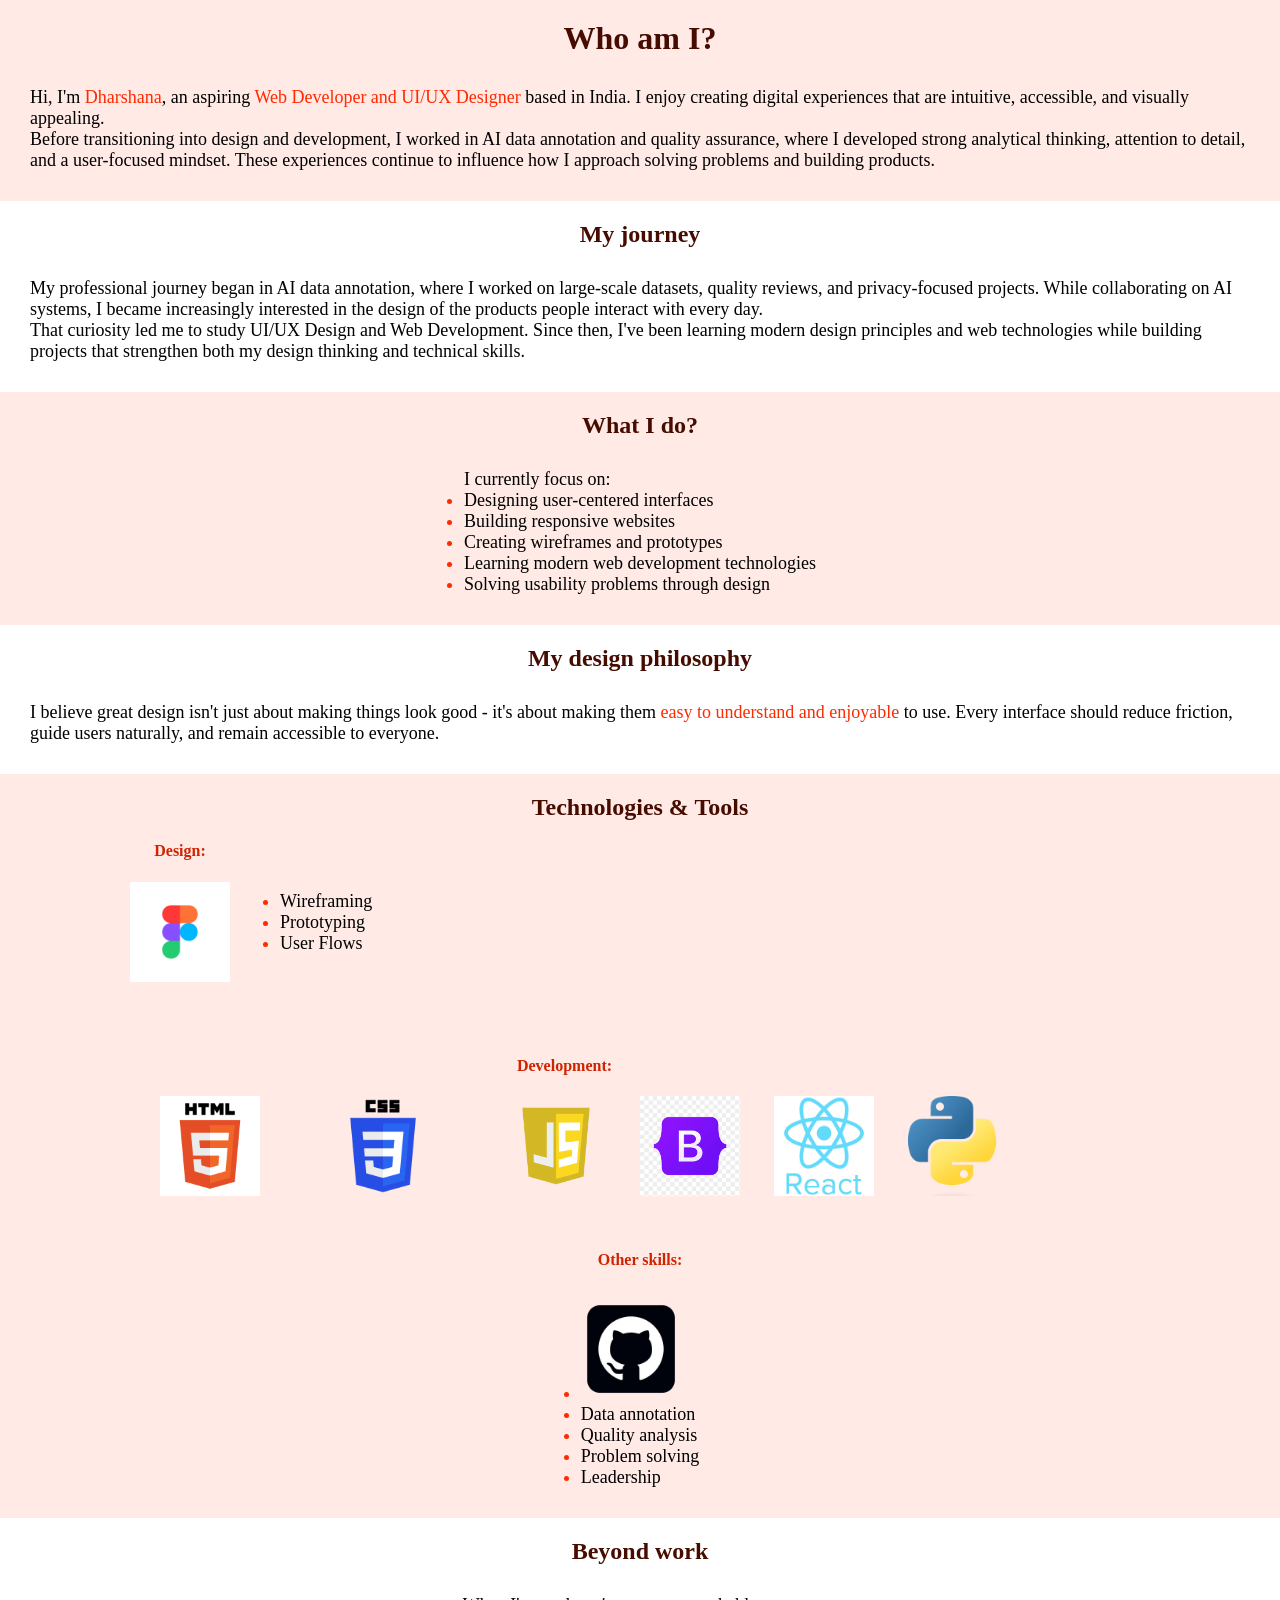
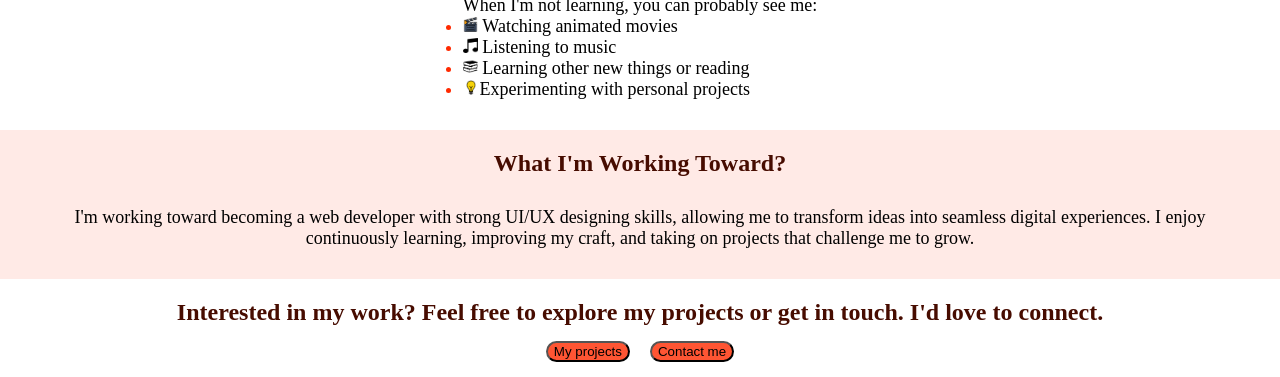
<file: about_me.html>
<!DOCTYPE html>
<html lang="en">
<head>
    <meta charset="UTF-8">
    <meta name="viewport" content="width=device-width, initial-scale=1.0">
    <title>About me</title>
    <link rel="stylesheet" href="./style.css"/>
</head>
<body>
    <div class="container-fluid introduction">
        <h1>Who am I?</h1>
        <p class="introduction-text">Hi, I'm <span class="name-job">Dharshana</span>, an aspiring <span class="name-job"> Web Developer and UI/UX Designer</span> based in India. I enjoy creating digital experiences that are intuitive, accessible, and visually appealing.<br>
            Before transitioning into design and development, I worked in AI data annotation and quality assurance, where I developed strong analytical thinking, attention to detail, and a user-focused mindset. These experiences continue to influence how I approach solving problems and building products.</p>
    </div>
    <div class="container-fluid my-journey">
        <h2>My journey</h2>
        <p class="journey-text">My professional journey began in AI data annotation, where I worked on large-scale datasets, quality reviews, and privacy-focused projects. While collaborating on AI systems, I became increasingly interested in the design of the products people interact with every day.<br>
            That curiosity led me to study UI/UX Design and Web Development. Since then, I've been learning modern design principles and web technologies while building projects that strengthen both my design thinking and technical skills.</p>
    </div>
    <div class="container-fluid doing">
        <h2>What I do?</h2>
        <ul>
            I currently focus on:
            <li>Designing user-centered interfaces</li>
            <li>Building responsive websites</li>
            <li>Creating wireframes and prototypes</li>
            <li>Learning modern web development technologies</li>
            <li>Solving usability problems through design</li>
        </ul>
    </div>
    <div class="container-fluid philosophy">
        <h2>My design philosophy</h2>
        <p class="journey-text">I believe great design isn't just about making things look good - it's about making them <span class="name-job">easy to understand and enjoyable</span> to use. Every interface should reduce friction, guide users naturally, and remain accessible to everyone.</p>
    </div>
    <div class="container-fluid doing">
        <h2>Technologies & Tools</h2>
        <div class="tools-tech">
            <div class="tools">
                <h4>Design:</h4>
                <img src="./logo images/figma logo.png" alt="figma logo" height="100px"/>
            </div>
            <div class="skills">
                <ul>
                    <li>Wireframing</li>
                    <li>Prototyping</li>
                    <li>User Flows</li>
                </ul>
            </div>
            <div class="tools">
                <h4>Development:</h4>
                <img src="./logo images/html new.png" alt="html logo" height="100px" class="boots"/>
                <img src="./logo images/css logo.png" alt="css logo" height="100px" class="boots"/>
                <img src="./logo images/javascript-logo-javascript-icon-transparent-free-png.webp" alt="javascript logo" height="100px" class="boots"/>
                <img src="./logo images/bootstrap new.png" alt="bootstrap logo" height="100px" class="boots"/>
                <img src="./logo images/react.png" alt="react logo" height="100px" class="boots"/>
                <img src="./logo images/Python-logo.png" alt="python logo" height="100px" class="boots"/>
            </div>
        </div>
        <div>
            <h4 class="other">Other skills:</h4>
            <ul>
                <li><img src="./logo images/github new.webp" alt="github logo" height="100px"/></li>
                <li>Data annotation</li>
                <li>Quality analysis</li>
                <li>Problem solving</li>
                <li>Leadership</li>
            </ul>   
        </div>
    </div>
    <div class="container-fluid hobbies">
        <h2>Beyond work</h2>
        <ul>
            When I'm not learning, you can probably see me:
            <li><img src="./icons/movie icon.png" alt="clapboard icon" height="15px"/> Watching animated movies</li>
            <li><img src="./icons/music.png" alt="music note icon" height="15px"/> Listening to music</li>
            <li><img src="./icons/books.png" alt="books icon" height="15px"/> Learning other new things or reading</li>
            <li><img src="./icons/bulb.png" alt="bulb icon" height="15px"/>Experimenting with personal projects</li>
        </ul>
    </div>
    <div class="container-fluid doing">
        <h2>What I'm Working Toward?</h2>
        <p class="journey-text">I'm working toward becoming a web developer with strong UI/UX designing skills, allowing me to transform ideas into seamless digital experiences. I enjoy continuously learning, improving my craft, and taking on projects that challenge me to grow.</p>
    </div>
    <div class="container-fluid CTA"> 
        <h2>Interested in my work? Feel free to explore my projects or get in touch. I'd love to connect.</h2>
        <div class="next-pages">
            <button class="btn rounded-pill px-3" type="button">My projects</button>
            <button class="btn rounded-pill px-3" type="button">Contact me</button>
        </div>
    </div>
</body>
</html>
</file>
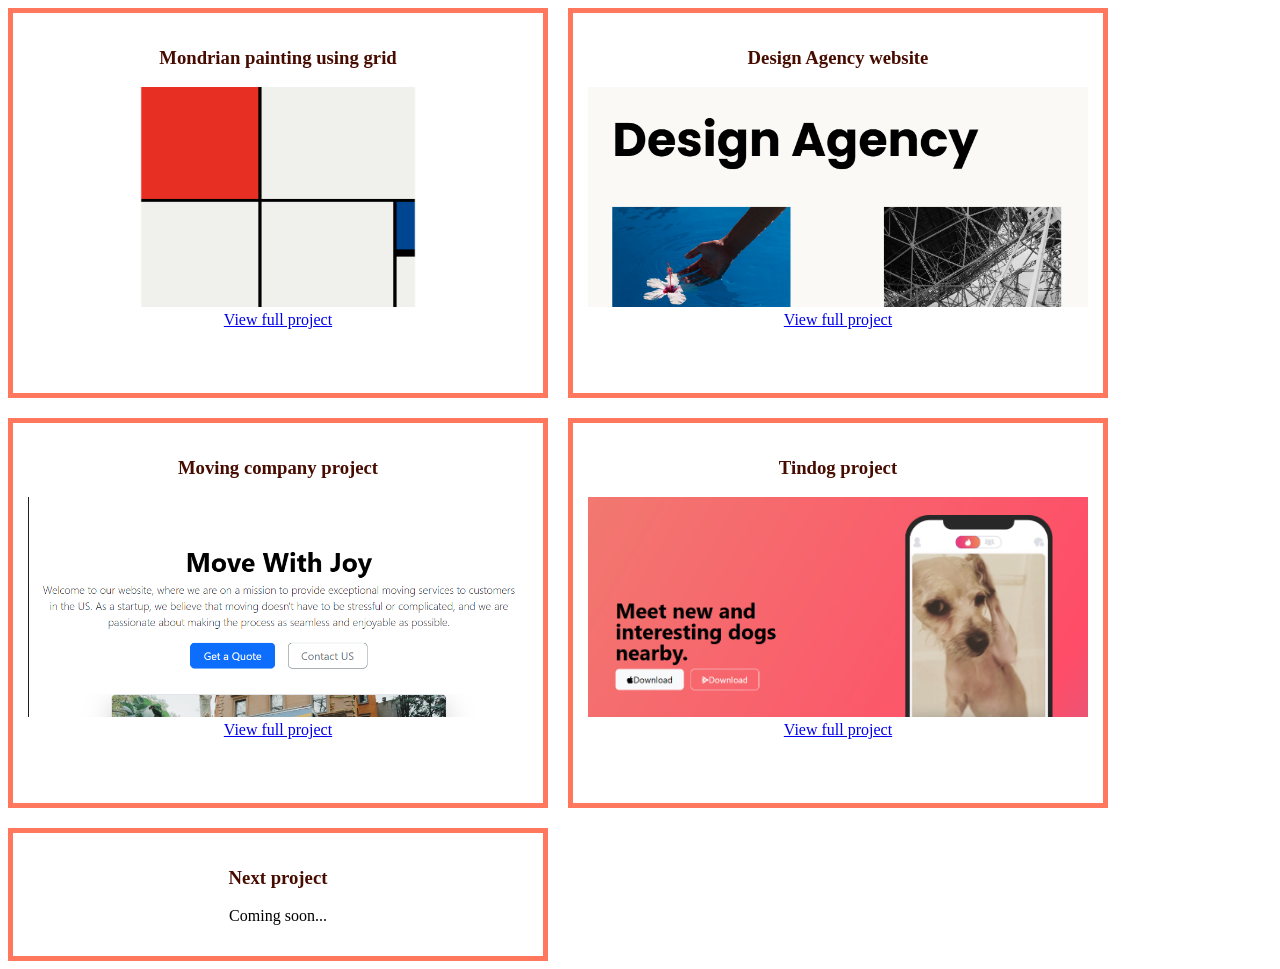
<file: projects.html>
<!DOCTYPE html>
<html lang="en">
<head>
    <meta charset="UTF-8">
    <meta name="viewport" content="width=device-width, initial-scale=1.0">
    <title>Projects</title>
    <style>
        .images{
            display: flex;
            flex-direction: row;
            flex-wrap: wrap;
            gap: 20px;
        }
        .boxes{
            border: 5px solid #FF775C;
            flex: 1 1 450px;
            max-width: 500px;
            height: 350px;
            padding: 15px;
        }
        .boxes img{
            width: 100%;
            height: 220px;
            object-fit: cover;
        }
        h3{
            color: #470C00;
            text-align: center;
        }
        .last{
            height: auto;
        }
        .anchor{
            text-align: center;
        }
    </style>
</head>
<body>
    <div class="container-fluid images">
        <div class="boxes">
            <h3>Mondrian painting using grid </h3>
                <img src="./Project_screenshots/Mondrian Project.png" alt="Mondrian painting image"/>
                <div class="anchor"><a href="/dharshana-portfolio/10.3+Mondrian+Project/10.3%20Mondrian%20Project/painting.html">View full project</a></div>
        </div>
        <div class="boxes">
            <h3>Design Agency website</h3>
            <img src="./Project_screenshots/Web development agency project.png" alt="screenshot of a web development agency webpage"/>
            <div class="anchor"><a href="./8.4+Web+Design+Agency+Project/8.4%20Web%20Design%20Agency%20Project/webdesign.html">View full project</a></div>
        </div>
        <div class="boxes">
            <h3>
                Moving company project
            </h3>
            <img src="./Project_screenshots/Moving agency website project.png" alt="screenshot of a moving agency website"/>
            <div class="anchor"><a href="./11.2+Bootstrap+Components/11.2%20Bootstrap%20Components/movingagency.html">View full project</a></div>
        </div>
        <div class="boxes">
            <h3>Tindog project</h3>
            <img src="./Project_screenshots/Tindog project.png" alt="screenshot of tindog project webpage"/>
            <div class="anchor"><a href="./11.3+TinDog+Project/11.3%20TinDog%20Project/tindog.html">View full project</a></div>
        </div>
        <div class="boxes last">
            <h3>Next project</h3>
            <div class="anchor"><p>Coming soon...</p></div>
        </div>
        
    </div>
    
</body>
</html>
</file>
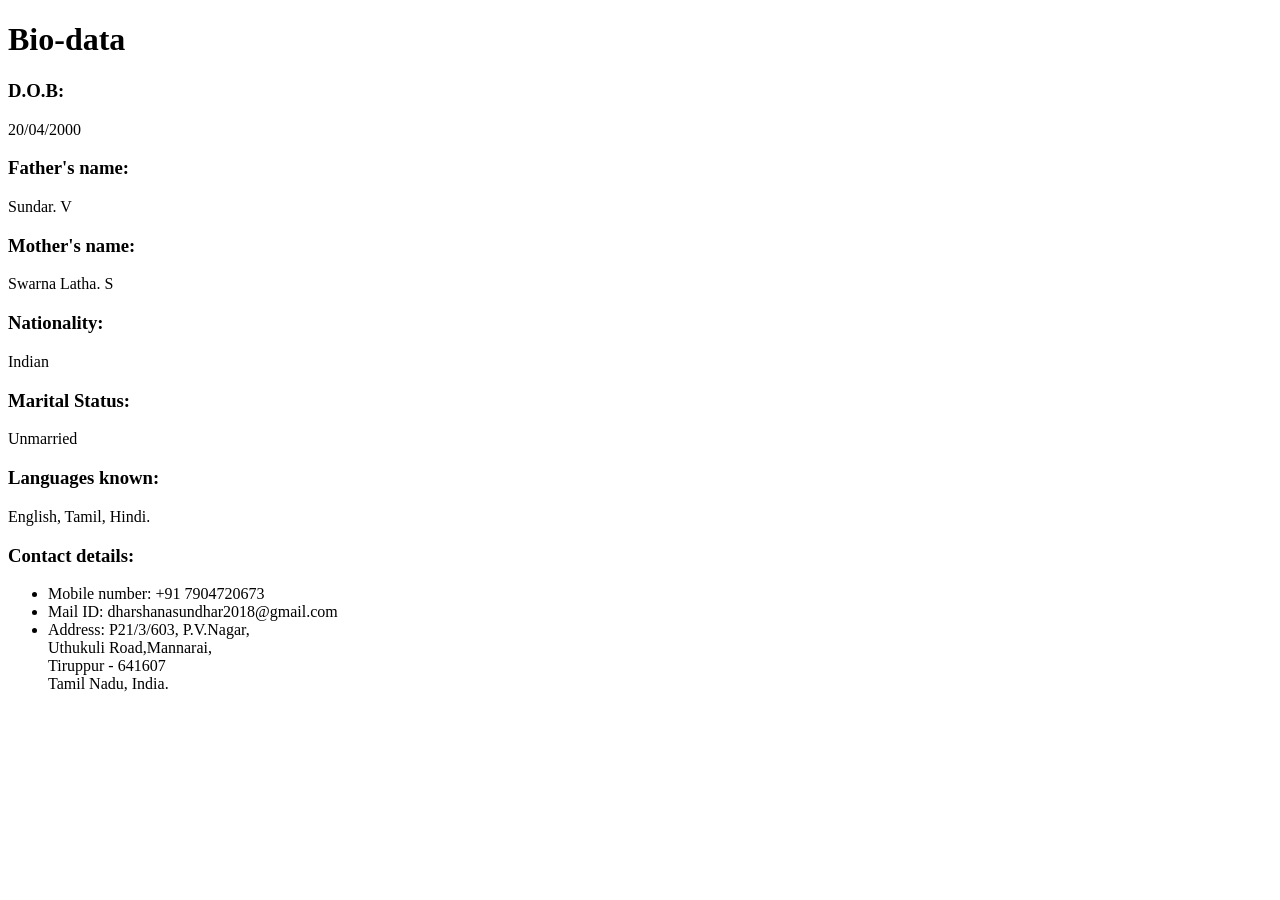
<file: Capstone 1/bio-data.html>
<!DOCTYPE html>
<html lang="en">
<head>
    <meta charset="UTF-8">
    <meta name="viewport" content="width=device-width, initial-scale=1.0">
    <title>Bio-data - Dharshana</title>
</head>
<body>
    <h1>Bio-data</h1>
    <h3>D.O.B:</h3> 20/04/2000
    <h3>Father's name:</h3> Sundar. V
    <h3>Mother's name:</h3> Swarna Latha. S
    <h3>Nationality:</h3> Indian
    <h3>Marital Status:</h3> Unmarried
    <h3>Languages known:</h3> English, Tamil, Hindi.
    <h3>Contact details:</h3>
    <ul>
        <li>Mobile number: +91 7904720673</li>
        <li>Mail ID: dharshanasundhar2018@gmail.com</li>
        <li>
            Address: P21/3/603, P.V.Nagar,<br/> Uthukuli Road,Mannarai,<br/> Tiruppur - 641607<br/> Tamil Nadu, India.
        </li>
    </ul>
</body>
</html>
</file>
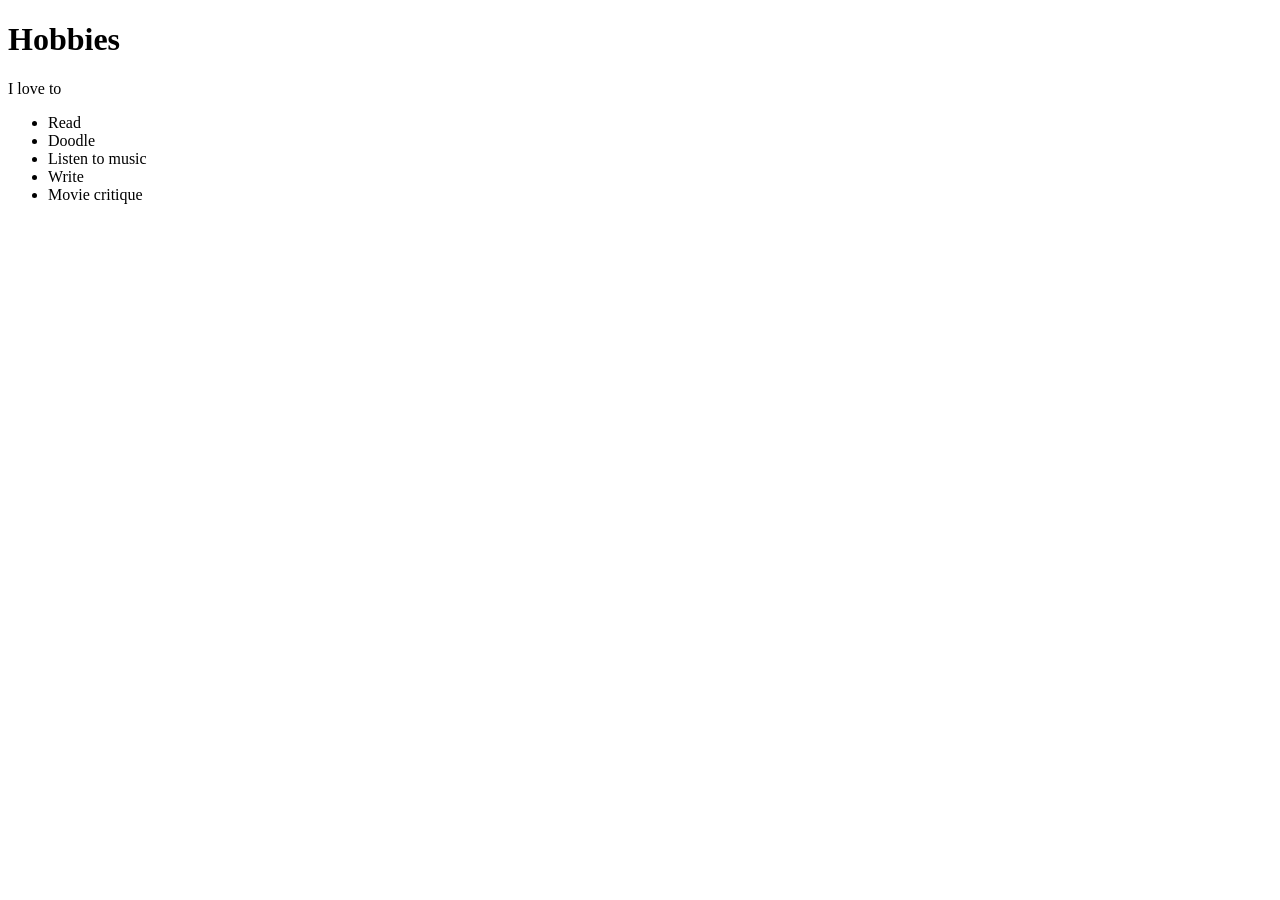
<file: Capstone 1/Hobbies.html>
<!DOCTYPE html>
<html lang="en">
<head>
    <meta charset="UTF-8">
    <meta name="viewport" content="width=device-width, initial-scale=1.0">
    <title>Hobbies</title>
</head>
<body>
    <h1>Hobbies</h1>
    I love to <ul>
        <li>Read</li>
        <li>Doodle</li>
        <li>Listen to music</li>
        <li>Write</li>
        <li>Movie critique</li>
    </ul>  
</body>
</html>
</file>
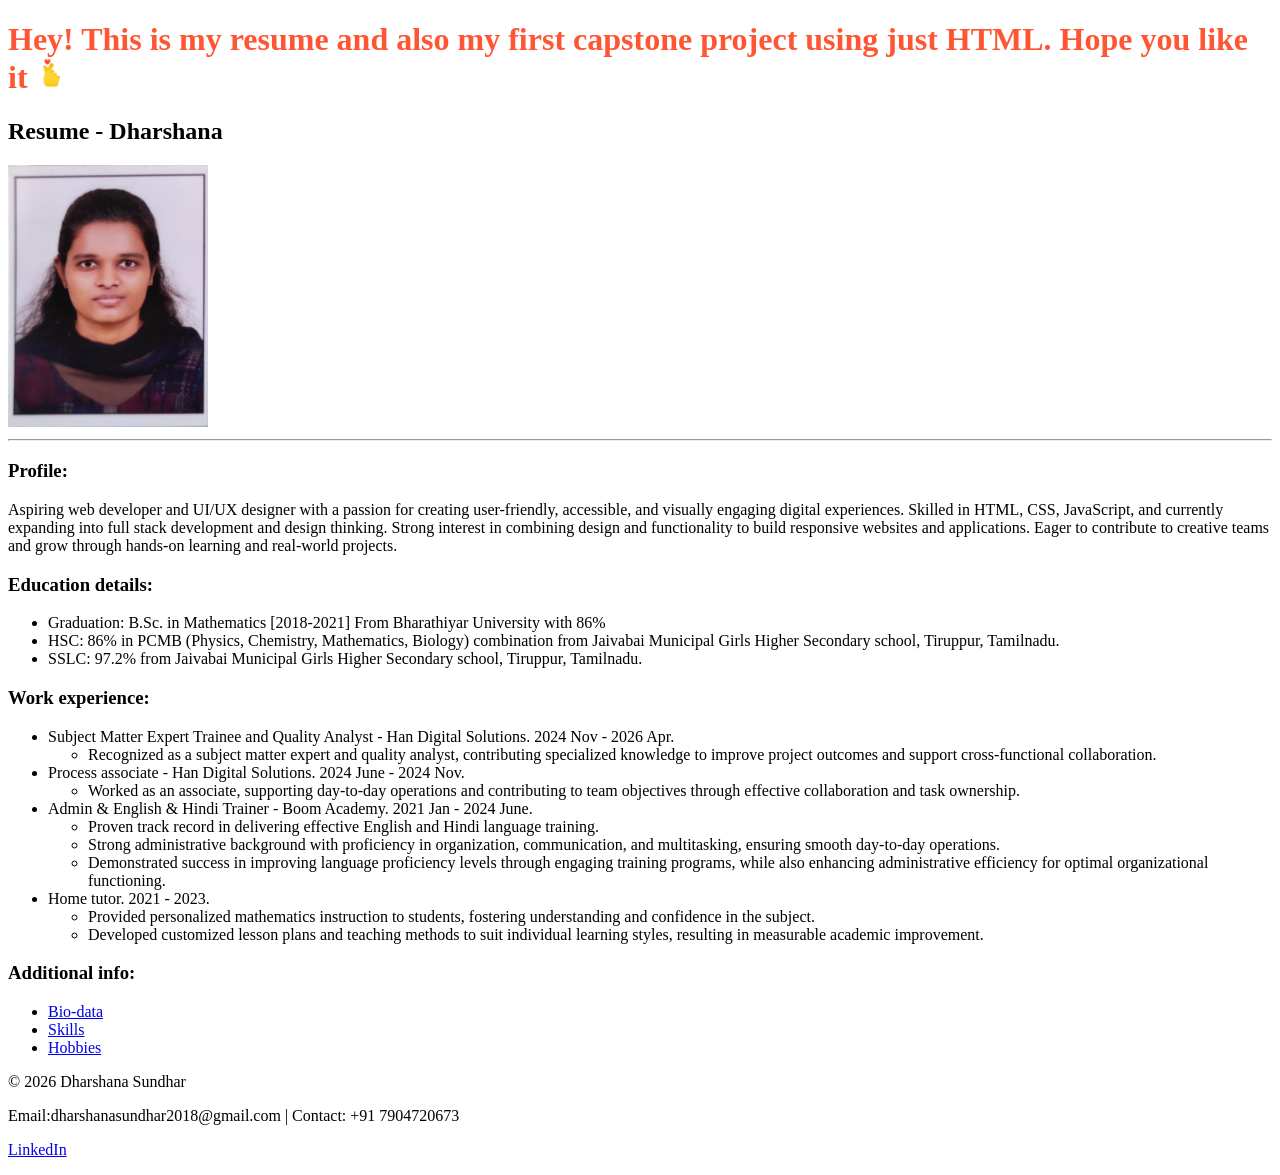
<file: Capstone 1/resume.html>
<!DOCTYPE html>
<html lang="en">
<head>
    <meta charset="UTF-8">
    <meta name="viewport" content="width=device-width, initial-scale=1.0">
    <title>My Resume</title>
    <style>
        h1{
            color: #FF5533;
        }
    </style>
</head>
<body>
    <h1>Hey! This is my resume and also my first capstone project using just HTML. Hope you like it <img src="../icons/hand heart.jpg" alt="hand heart emoji icon" height="30px"/></h1>
    <h2>Resume - Dharshana</h2>
    <img src="./Dharshana - passport photo_1.jpg" width="200"/>
    <hr/>
    <h3>Profile:</h3>
    <p>Aspiring web developer and UI/UX designer with a passion for creating user-friendly, accessible, and visually engaging digital experiences. Skilled in HTML, CSS, JavaScript, and currently expanding into full stack development and design thinking. Strong interest in combining design and functionality to build responsive websites and applications. Eager to contribute to creative teams and grow through hands-on learning and real-world projects.</p>
    <h3>Education details:</h3>
    <ul>
        <li>Graduation:
            B.Sc. in Mathematics [2018-2021]
            From Bharathiyar University with 86%
        </li>
        <li>HSC:
            86% in PCMB (Physics, Chemistry, Mathematics, Biology) combination from Jaivabai Municipal Girls Higher Secondary school, Tiruppur, Tamilnadu.
        </li>
        <li>SSLC:
            97.2% from Jaivabai Municipal Girls Higher Secondary school, Tiruppur, Tamilnadu.
        </li>
    </ul>
    <h3>Work experience:</h3>
    <ul>
        <li>Subject Matter Expert Trainee and Quality Analyst - Han Digital Solutions.
            2024 Nov - 2026 Apr.
            <ul>
                <li>Recognized as a subject matter expert and quality analyst, contributing specialized knowledge to improve project outcomes and support cross-functional collaboration.</li>
            </ul>
        </li>
        <li>Process associate - Han Digital Solutions.
            2024 June - 2024 Nov.
            <ul>
                <li>Worked as an associate, supporting day-to-day operations and contributing to team objectives through effective collaboration and task ownership.</li>
            </ul>
        </li>
        <li>Admin & English & Hindi Trainer - Boom Academy.
            2021 Jan - 2024 June.
            <ul>
                <li> Proven track record in delivering effective English and Hindi language training.</li>
                <li> Strong administrative background with proficiency in organization, communication, and multitasking, ensuring smooth day-to-day operations.</li>
                <li> Demonstrated success in improving language proficiency levels through engaging training programs, while also enhancing administrative efficiency for optimal organizational functioning.</li>
            </ul>
        </li>
        <li>Home tutor.
            2021 - 2023.
            <ul>
                <li>Provided personalized mathematics instruction to students, fostering understanding and confidence in the subject.</li>
                <li>Developed customized lesson plans and teaching methods to suit individual learning styles, resulting in measurable academic improvement.</li>
            </ul>
        </li>
    </ul>
    <h3>Additional info:</h3>
    <ul>
        <li><a href="./bio-data.html">Bio-data</a></li>
        <li><a href="./Skills.html">Skills</a></li>
        <li><a href="./Hobbies.html">Hobbies</a></li>
    </ul>
    <footer>
        <p>© 2026 Dharshana Sundhar</p>
        <p>Email:dharshanasundhar2018@gmail.com | Contact: +91 7904720673</p>
        <p><a href="linkedin.com/in/dharshana-sundhar-8a00b6382">LinkedIn</a></p>
    </footer>
    


</body>
</html>
</file>
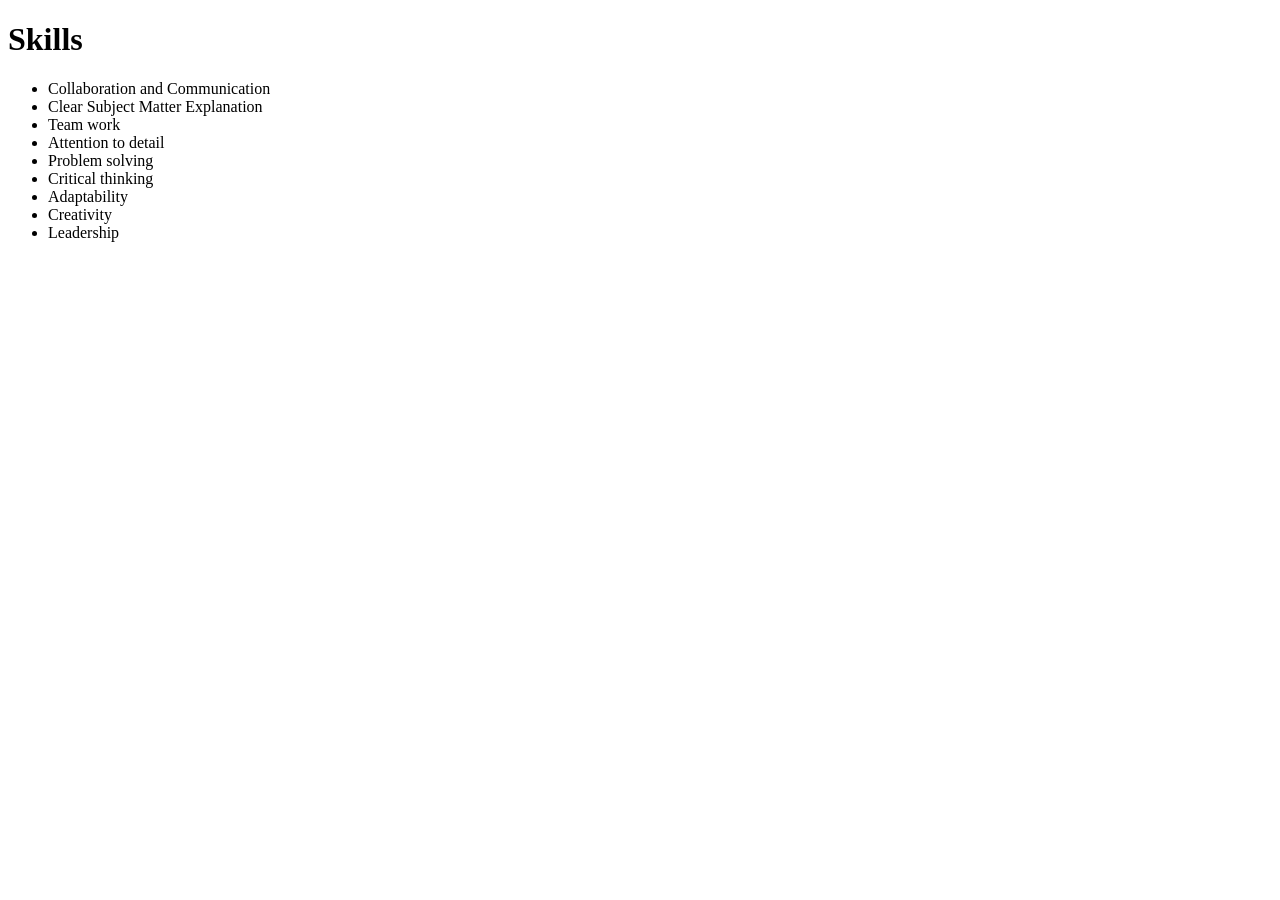
<file: Capstone 1/Skills.html>
<!DOCTYPE html>
<html lang="en">
<head>
    <meta charset="UTF-8">
    <meta name="viewport" content="width=device-width, initial-scale=1.0">
    <title>Skills</title>
</head>
<body>
    <h1>Skills</h1>
    <ul>
        <li>Collaboration and Communication</li>
        <li>Clear Subject Matter Explanation</li>
        <li>Team work</li>
        <li>Attention to detail</li>
        <li>Problem solving</li>
        <li>Critical thinking</li>
        <li>Adaptability</li>
        <li>Creativity</li>
        <li>Leadership</li>
    </ul>
</body>
</html>
</file>
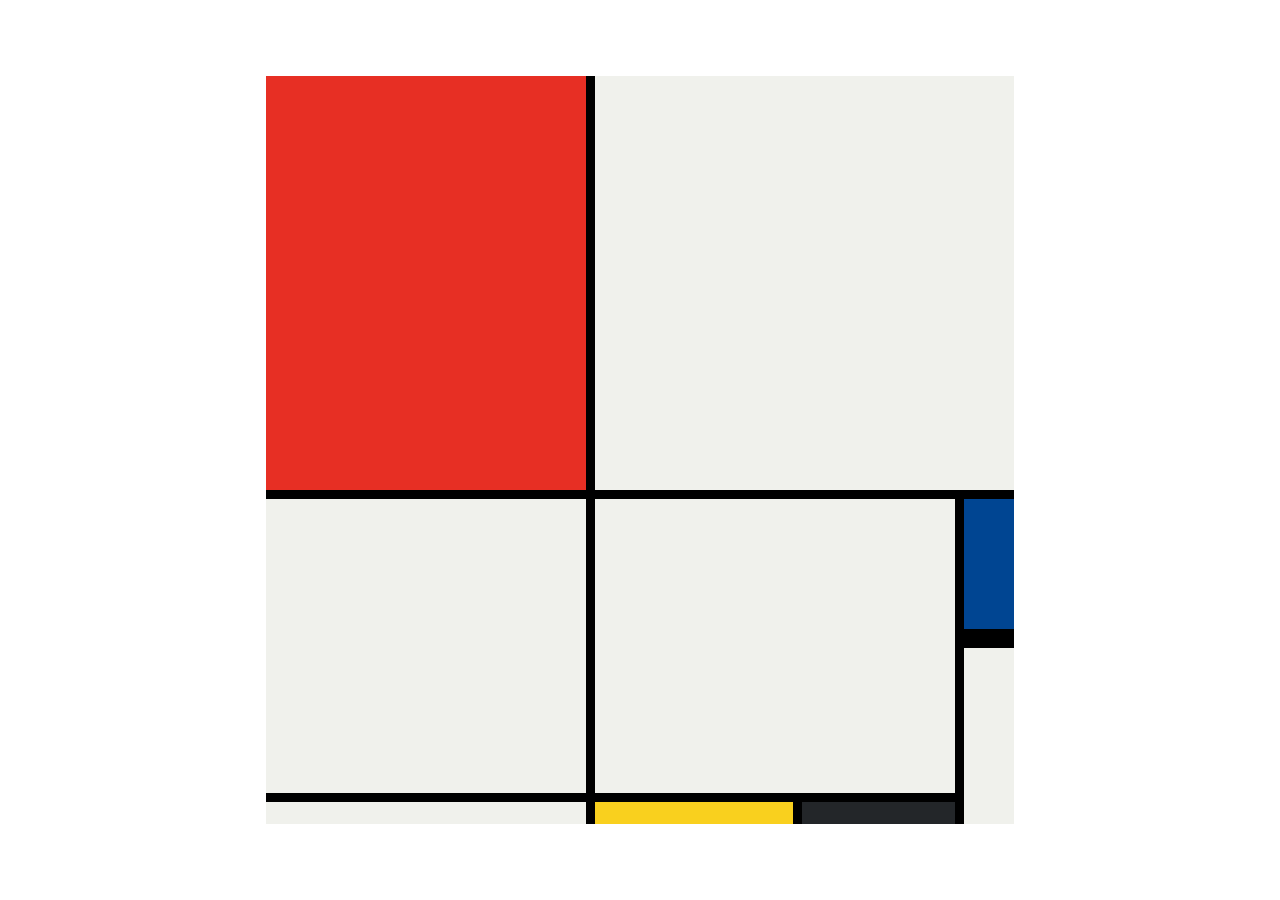
<file: 10.3+Mondrian+Project/10.3 Mondrian Project/painting.html>
<!DOCTYPE html>
<html lang="en">

<head>
  <meta charset="UTF-8">
  <meta name="viewport" content="width=device-width, initial-scale=1.0">
  <title>Mondrian Project</title>
  <style>
    body {
      display: flex;
      height: 100vh;
      justify-content: center;
      align-items: center;
      padding: 0;
      margin: 0;
    }
    .container {
      display: grid;
      width: 748px;
      height: 748px;
      grid-template-rows: 414px 130px 155px 22px;
      grid-template-columns: 320px 198px 153px 50px;
      gap: 9px;
      background-color: #000;
    }
    .red {
      background-color: #E72F24;
    }
    .grey1 {
      background-color: #F0F1EC;
      grid-column: span 3;
    }
    .grey2 {
      background-color: #F0F1EC;
      grid-row: span 2;
    }
    .grey3 {
      background-color: #F0F1EC;
      grid-area: 2/2/4/4;
    }
    .blue {
      background-color: #004592;
    }
    .grey4 {
      background-color: #F0F1EC;
      grid-row: span 2;
      border-top: 10px solid #000;
    }
    .grey5 {
      background-color: #F0F1EC;
    }
    .yellow {
      background-color: #F9D01E;
    }
    .black {
      background-color: #232629;
    }
  </style>
</head>

<body>
  <div class="container">
    <div class="red"></div>
    <div class="grey1"></div>
    <div class="grey2"></div>
    <div class="grey3"></div>
    <div class="blue"></div>
    <div class="grey4"></div>
    <div class="grey5"></div>
    <div class="yellow"></div>
    <div class="black"></div>
  </div>
</body>

</html>
</file>
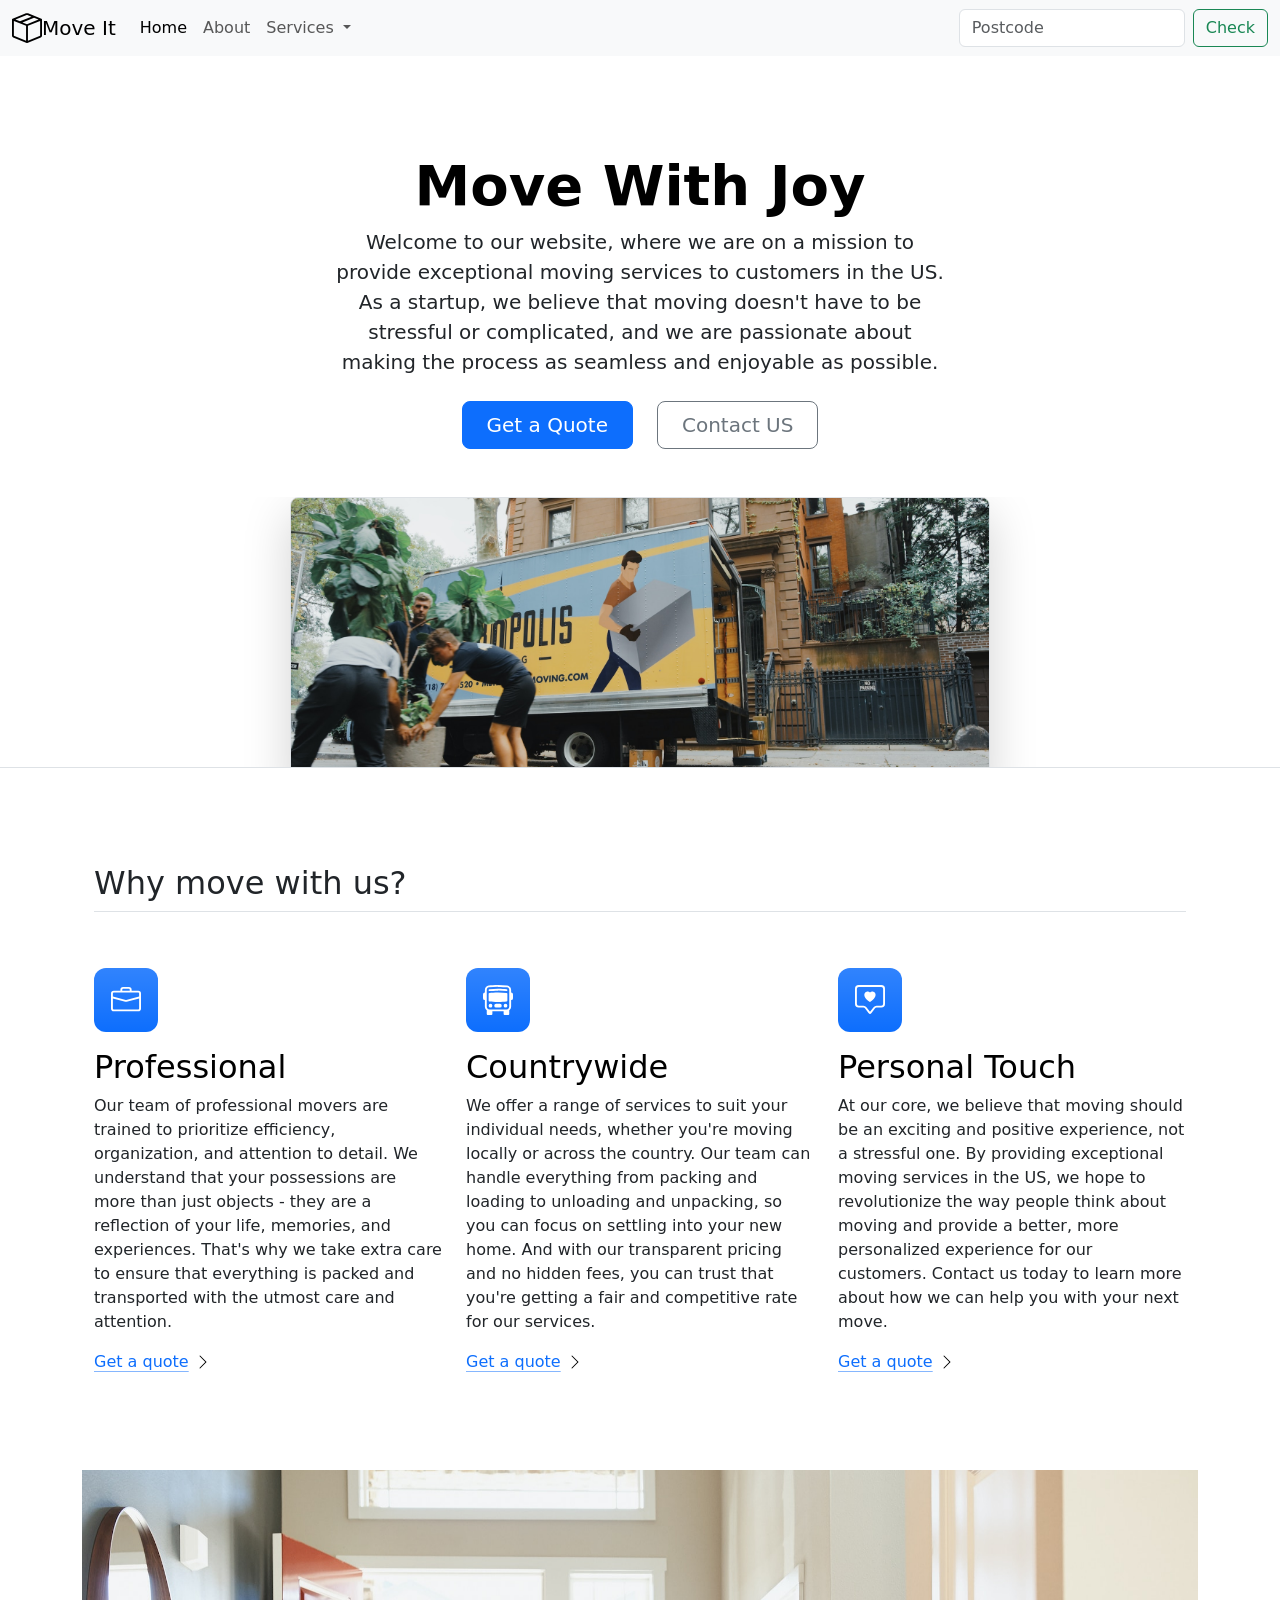
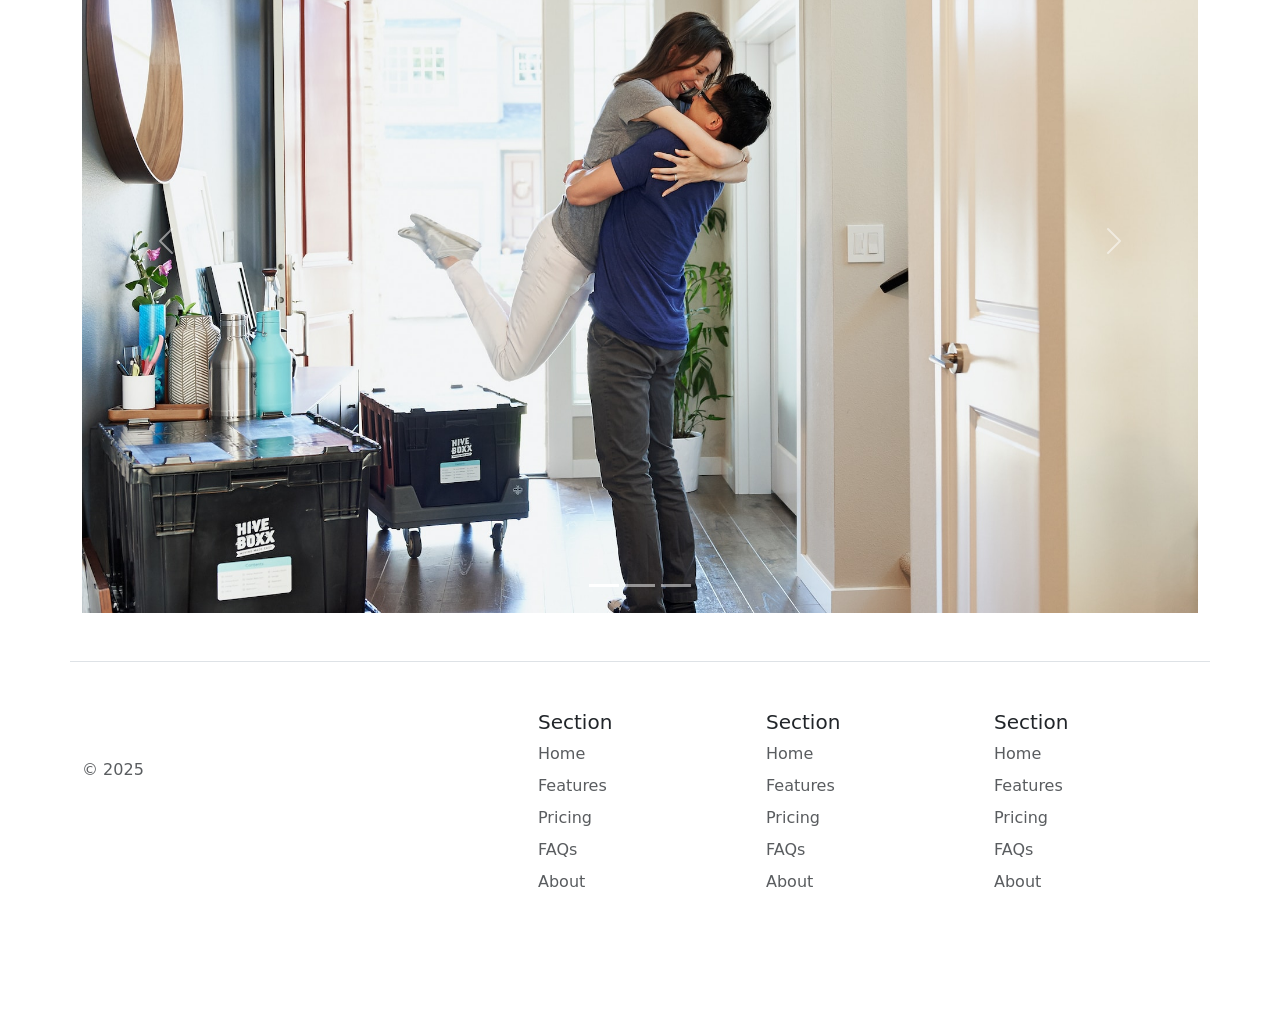
<file: 11.2+Bootstrap+Components/11.2 Bootstrap Components/movingagency.html>
<!DOCTYPE html>
<html lang="en">

<head>
  <meta charset="UTF-8">
  <meta name="viewport" content="width=device-width, initial-scale=1.0">
  <title>Bootstrap Components</title>
  <link href="https://cdn.jsdelivr.net/npm/bootstrap@5.3.0-alpha2/dist/css/bootstrap.min.css" rel="stylesheet"
    integrity="sha384-aFq/bzH65dt+w6FI2ooMVUpc+21e0SRygnTpmBvdBgSdnuTN7QbdgL+OapgHtvPp" crossorigin="anonymous">
  <style>
    .feature-icon {
    width: 4rem;
    height: 4rem;
    border-radius: .75rem;
  }

  </style>
</head>

<body>
  <nav class="navbar navbar-expand-lg bg-body-tertiary">
  <div class="container-fluid">
    <img src="./box-seam.svg" height="30"/>
    <a class="navbar-brand" href="#">Move It</a>
    <button class="navbar-toggler" type="button" data-bs-toggle="collapse" data-bs-target="#navbarSupportedContent" aria-controls="navbarSupportedContent" aria-expanded="false" aria-label="Toggle navigation">
      <span class="navbar-toggler-icon"></span>
    </button>
    <div class="collapse navbar-collapse" id="navbarSupportedContent">
      <ul class="navbar-nav me-auto mb-2 mb-lg-0">
        <li class="nav-item">
          <a class="nav-link active" aria-current="page" href="#">Home</a>
        </li>
        <li class="nav-item">
          <a class="nav-link" href="#">About</a>
        </li>
        <li class="nav-item dropdown">
          <a class="nav-link dropdown-toggle" href="#" role="button" data-bs-toggle="dropdown" aria-expanded="false">
            Services
          </a>
          <ul class="dropdown-menu">
            <li><a class="dropdown-item" href="#">Action</a></li>
            <li><a class="dropdown-item" href="#">Another action</a></li>
            <li><hr class="dropdown-divider"></li>
            <li><a class="dropdown-item" href="#">Something else here</a></li>
          </ul>
      </ul>
      <form class="d-flex" role="search">
        <input class="form-control me-2" type="search" placeholder="Postcode" aria-label="Search"/>
        <button class="btn btn-outline-success" type="submit">Check</button>
      </form>
    </div>
  </div>
</nav>
<div class="px-4 pt-5 my-5 text-center border-bottom"> 
  <h1 class="display-4 fw-bold text-body-emphasis">Move With Joy</h1> 
  <div class="col-lg-6 mx-auto"> 
    <p class="lead mb-4">Welcome to our website, where we are on a mission to provide exceptional moving services to customers in the US. As a startup, we believe that moving doesn't have to be stressful or complicated, and we are passionate about making the process as seamless and enjoyable as possible.</p> 
    <div class="d-grid gap-2 d-sm-flex justify-content-sm-center mb-5"> 
      <button type="button" class="btn btn-primary btn-lg px-4 me-sm-3">Get a Quote</button> 
      <button type="button" class="btn btn-outline-secondary btn-lg px-4">Contact US</button> 
    </div> 
  </div> 
  <div class="overflow-hidden" style="max-height: 30vh;"> 
    <div class="container px-5"> 
      <img src="./moving-van.jpg" class="img-fluid border rounded-3 shadow-lg mb-4" alt="Example image" width="700" height="500" loading="lazy"> 
    </div> 
  </div> 
</div>
<div class="container px-4 py-5" id="featured-3"> 
  <h2 class="pb-2 border-bottom">Why move with us?</h2> 
  <div class="row g-4 py-5 row-cols-1 row-cols-lg-3"> 
    <div class="feature col"> 
      <div class="feature-icon d-inline-flex align-items-center justify-content-center text-bg-primary bg-gradient fs-2 mb-3"> 
        <img src="./briefcase.svg" height="30"/> 
      </div> 
      <h3 class="fs-2 text-body-emphasis">Professional</h3> 
      <p>Our team of professional movers are trained to prioritize efficiency, organization, and attention to detail. We understand that your possessions are more than just objects - they are a reflection of your life, memories, and experiences. That's why we take extra care to ensure that everything is packed and transported with the utmost care and attention.
      </p> 
      <a href="#" class="icon-link">Get a quote <img src="./chevron-right.svg" />
      </a> 
    </div> 
    <div class="feature col"> 
      <div class="feature-icon d-inline-flex align-items-center justify-content-center text-bg-primary bg-gradient fs-2 mb-3">
        <img src="./bus-front.svg" height="30"/> 
      </div> 
      <h3 class="fs-2 text-body-emphasis">Countrywide</h3> 
      <p>We offer a range of services to suit your individual needs, whether you're moving locally or across the country. Our team can handle everything from packing and loading to unloading and unpacking, so you can focus on settling into your new home. And with our transparent pricing and no hidden fees, you can trust that you're getting a fair and competitive rate for our services.
      </p> 
      <a href="#" class="icon-link">Get a quote<img src="./chevron-right.svg" />
      </a> 
    </div> 
    <div class="feature col"> 
      <div class="feature-icon d-inline-flex align-items-center justify-content-center text-bg-primary bg-gradient fs-2 mb-3"> 
        <img src="./chat-square-heart.svg" height="30"/> 
      </div> 
      <h3 class="fs-2 text-body-emphasis">Personal Touch</h3> 
      <p>At our core, we believe that moving should be an exciting and positive experience, not a stressful one. By providing exceptional moving services in the US, we hope to revolutionize the way people think about moving and provide a better, more personalized experience for our customers. Contact us today to learn more about how we can help you with your next move.
      </p> 
      <a href="#" class="icon-link">Get a quote<img src="./chevron-right.svg" /> 
      </a> 
    </div> 
  </div> 
</div>
<div class="container">
  <div id="carouselExampleIndicators" class="carousel slide">
    <div class="carousel-indicators">
      <button type="button" data-bs-target="#carouselExampleIndicators" data-bs-slide-to="0" class="active" aria-current="true" aria-label="Slide 1"></button>
      <button type="button" data-bs-target="#carouselExampleIndicators" data-bs-slide-to="1" aria-label="Slide 2"></button>
      <button type="button" data-bs-target="#carouselExampleIndicators" data-bs-slide-to="2" aria-label="Slide 3"></button>
    </div>
  <div class="carousel-inner">
    <div class="carousel-item active">
      <img src="./couple.jpg" class="d-block w-100" alt="A happy couple">
    </div>
    <div class="carousel-item">
      <img src="./dog.jpg" class="d-block w-100" alt="A dog">
    </div>
    <div class="carousel-item">
      <img src="./family.jpg" class="d-block w-100" alt="A family">
    </div>
  </div>
  <button class="carousel-control-prev" type="button" data-bs-target="#carouselExampleIndicators" data-bs-slide="prev">
    <span class="carousel-control-prev-icon" aria-hidden="true"></span>
    <span class="visually-hidden">Previous</span>
  </button>
  <button class="carousel-control-next" type="button" data-bs-target="#carouselExampleIndicators" data-bs-slide="next">
    <span class="carousel-control-next-icon" aria-hidden="true"></span>
    <span class="visually-hidden">Next</span>
  </button>
  </div>
</div>
<div class="container"> 
  <footer class="row row-cols-1 row-cols-sm-2 row-cols-md-5 py-5 my-5 border-top"> 
    <div class="col mb-3"> 
      <a href="/" class="d-flex align-items-center mb-3 link-body-emphasis text-decoration-none" aria-label="Bootstrap"> 
        <svg class="bi me-2" width="40" height="32" aria-hidden="true"><use xlink:href="#bootstrap"></use></svg> 
      </a> 
      <p class="text-body-secondary">© 2025</p> 
    </div> 
    <div class="col mb-3">
    </div> 
    <div class="col mb-3"> 
      <h5>Section</h5> 
      <ul class="nav flex-column"> 
        <li class="nav-item mb-2"><a href="#" class="nav-link p-0 text-body-secondary">Home</a></li> 
        <li class="nav-item mb-2"><a href="#" class="nav-link p-0 text-body-secondary">Features</a></li> 
        <li class="nav-item mb-2"><a href="#" class="nav-link p-0 text-body-secondary">Pricing</a></li> 
        <li class="nav-item mb-2"><a href="#" class="nav-link p-0 text-body-secondary">FAQs</a></li> 
        <li class="nav-item mb-2"><a href="#" class="nav-link p-0 text-body-secondary">About</a></li> 
      </ul> 
    </div> 
    <div class="col mb-3"> 
      <h5>Section</h5> 
      <ul class="nav flex-column"> 
        <li class="nav-item mb-2"><a href="#" class="nav-link p-0 text-body-secondary">Home</a></li> 
        <li class="nav-item mb-2"><a href="#" class="nav-link p-0 text-body-secondary">Features</a></li> 
        <li class="nav-item mb-2"><a href="#" class="nav-link p-0 text-body-secondary">Pricing</a></li> 
        <li class="nav-item mb-2"><a href="#" class="nav-link p-0 text-body-secondary">FAQs</a></li> 
        <li class="nav-item mb-2"><a href="#" class="nav-link p-0 text-body-secondary">About</a></li> 
      </ul> 
    </div> 
    <div class="col mb-3"> 
      <h5>Section</h5> 
      <ul class="nav flex-column"> 
        <li class="nav-item mb-2"><a href="#" class="nav-link p-0 text-body-secondary">Home</a></li> 
        <li class="nav-item mb-2"><a href="#" class="nav-link p-0 text-body-secondary">Features</a></li> 
        <li class="nav-item mb-2"><a href="#" class="nav-link p-0 text-body-secondary">Pricing</a></li> 
        <li class="nav-item mb-2"><a href="#" class="nav-link p-0 text-body-secondary">FAQs</a></li> 
        <li class="nav-item mb-2"><a href="#" class="nav-link p-0 text-body-secondary">About</a></li> 
      </ul> 
    </div> 
  </footer> 
</div>
<script src="https://cdn.jsdelivr.net/npm/bootstrap@5.3.8/dist/js/bootstrap.bundle.min.js" integrity="sha384-FKyoEForCGlyvwx9Hj09JcYn3nv7wiPVlz7YYwJrWVcXK/BmnVDxM+D2scQbITxI" crossorigin="anonymous"></script>
</body>

</html>
</file>
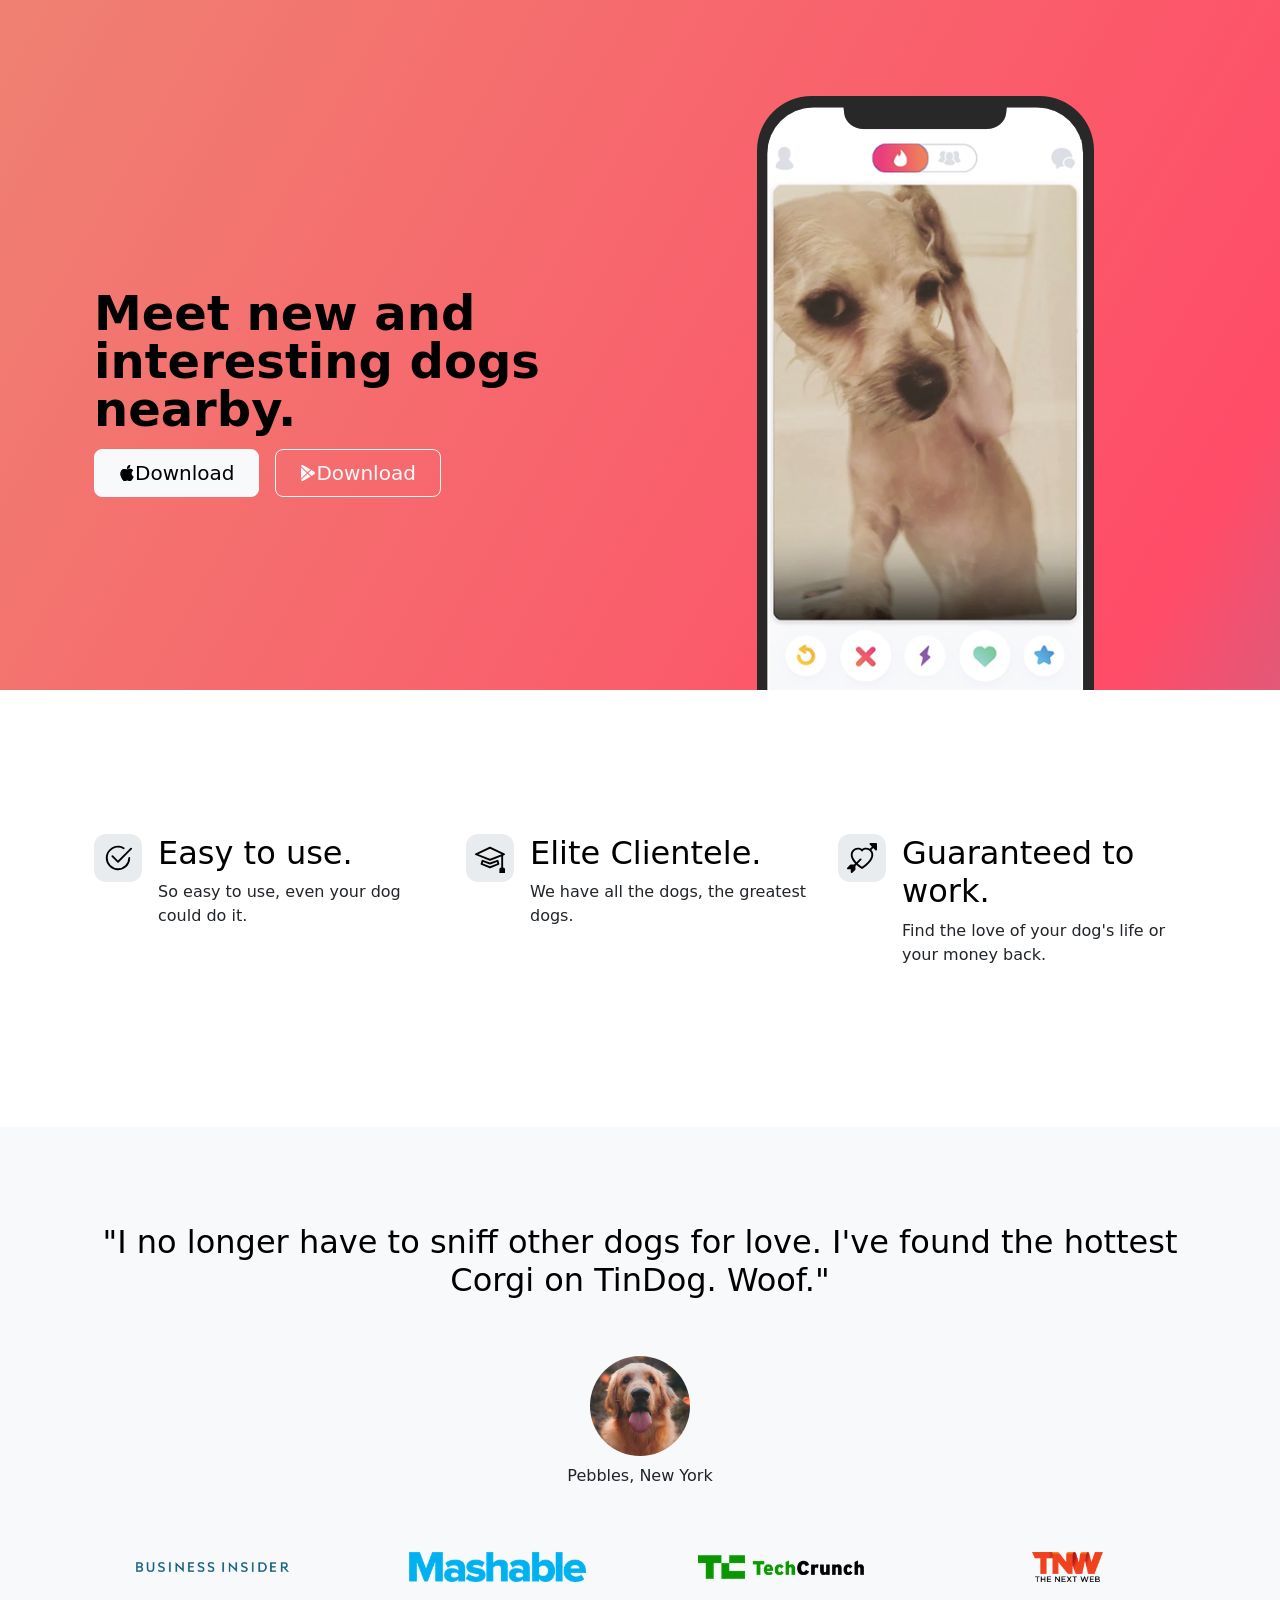
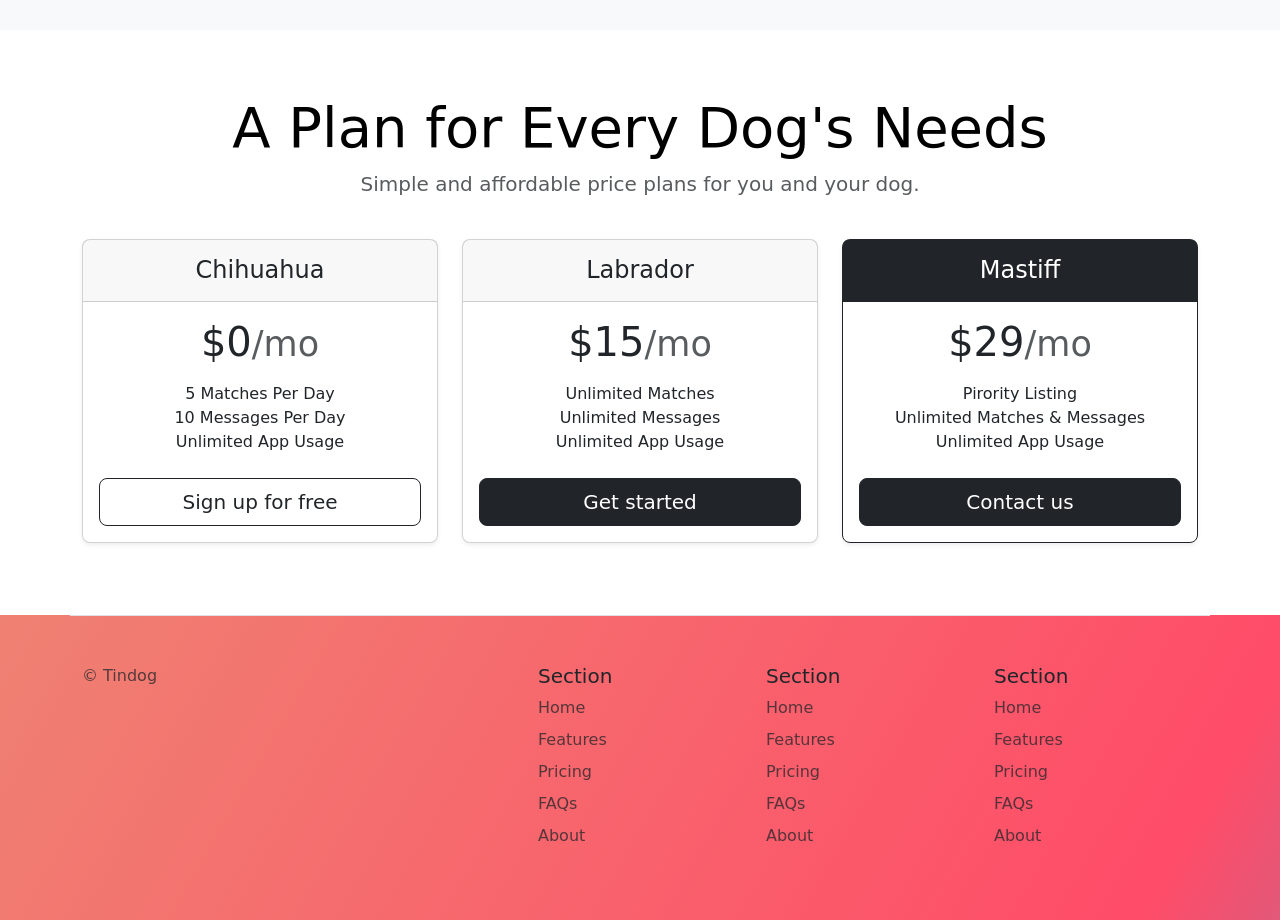
<file: 11.3+TinDog+Project/11.3 TinDog Project/tindog.html>
<!DOCTYPE html>
<html lang="en">

<head>
  <meta charset="UTF-8">
  <meta name="viewport" content="width=device-width, initial-scale=1.0">
  <title>TinDog</title>
  <link href="https://cdn.jsdelivr.net/npm/bootstrap@5.3.8/dist/css/bootstrap.min.css" rel="stylesheet" integrity="sha384-sRIl4kxILFvY47J16cr9ZwB07vP4J8+LH7qKQnuqkuIAvNWLzeN8tE5YBujZqJLB" crossorigin="anonymous">
  <link rel="stylesheet" href="./css/style.css"/>
</head>

<body>
  

  <section id="title" class="gradient-background">
    <div class="container col-xxl-8 px-4 pt-5">  
    <div class="row flex-lg-row-reverse align-items-center g-5 pt-5"> 
      <div class="col-10 col-sm-8 col-lg-6"> 
        <img src="./images/iphone.png" class="d-block mx-lg-auto img-fluid" alt="Bootstrap Themes" height="200" loading="lazy"> 
      </div> 
      <div class="col-lg-6"> 
        <h1 class="display-5 fw-bold text-body-emphasis lh-1 mb-3">Meet new and interesting dogs nearby.</h1>  
        <div class="d-grid gap-2 d-md-flex justify-content-md-start">
          <button type="button" class="btn btn-light btn-lg px-4 me-md-2">
            <svg xmlns="http://www.w3.org/2000/svg" width="16" height="16" fill="currentColor" class="bi bi-apple mb-1" viewBox="0 0 16 16" mr-3>
                <path d="M11.182.008C11.148-.03 9.923.023 8.857 1.18c-1.066 1.156-.902 2.482-.878 2.516.024.034 1.52.087 2.475-1.258.955-1.345.762-2.391.728-2.43Zm3.314 11.733c-.048-.096-2.325-1.234-2.113-3.422.212-2.189 1.675-2.789 1.698-2.854.023-.065-.597-.79-1.254-1.157a3.692 3.692 0 0 0-1.563-.434c-.108-.003-.483-.095-1.254.116-.508.139-1.653.589-1.968.607-.316.018-1.256-.522-2.267-.665-.647-.125-1.333.131-1.824.328-.49.196-1.422.754-2.074 2.237-.652 1.482-.311 3.83-.067 4.56.244.729.625 1.924 1.273 2.796.576.984 1.34 1.667 1.659 1.899.319.232 1.219.386 1.843.067.502-.308 1.408-.485 1.766-.472.357.013 1.061.154 1.782.539.571.197 1.111.115 1.652-.105.541-.221 1.324-1.059 2.238-2.758.347-.79.505-1.217.473-1.282Z" />
                <path d="M11.182.008C11.148-.03 9.923.023 8.857 1.18c-1.066 1.156-.902 2.482-.878 2.516.024.034 1.52.087 2.475-1.258.955-1.345.762-2.391.728-2.43Zm3.314 11.733c-.048-.096-2.325-1.234-2.113-3.422.212-2.189 1.675-2.789 1.698-2.854.023-.065-.597-.79-1.254-1.157a3.692 3.692 0 0 0-1.563-.434c-.108-.003-.483-.095-1.254.116-.508.139-1.653.589-1.968.607-.316.018-1.256-.522-2.267-.665-.647-.125-1.333.131-1.824.328-.49.196-1.422.754-2.074 2.237-.652 1.482-.311 3.83-.067 4.56.244.729.625 1.924 1.273 2.796.576.984 1.34 1.667 1.659 1.899.319.232 1.219.386 1.843.067.502-.308 1.408-.485 1.766-.472.357.013 1.061.154 1.782.539.571.197 1.111.115 1.652-.105.541-.221 1.324-1.059 2.238-2.758.347-.79.505-1.217.473-1.282Z" />
            </svg>Download
          </button>
          
          <button type="button" class="btn btn-outline-light btn-lg px-4"><svg xmlns="http://www.w3.org/2000/svg" width="16" height="16" fill="currentColor"
                class="bi bi-google-play mb-1" viewBox="0 0 16 16">
                  <path d="M14.222 9.374c1.037-.61 1.037-2.137 0-2.748L11.528 5.04 8.32 8l3.207 2.96 2.694-1.586Zm-3.595 2.116L7.583 8.68 1.03 14.73c.201 1.029 1.36 1.61 2.303 1.055l7.294-4.295ZM1 13.396V2.603L6.846 8 1 13.396ZM1.03 1.27l6.553 6.05 3.044-2.81L3.333.215C2.39-.341 1.231.24 1.03 1.27Z" />
                  </svg>Download</button> 
        </div> 
      </div> 
    </div>
  </div>
  

  </section>
    
  <section id="features">
    <div class="container px-4 py-5 mt-5" id="hanging-icons"> 
      <div class="row g-4 py-5 row-cols-1 row-cols-lg-3"> 
        <div class="col d-flex align-items-start"> 
          <div class="icon-square text-body-emphasis bg-body-secondary d-inline-flex align-items-center justify-content-center fs-4 flex-shrink-0 me-3"> 
            <svg xmlns="http://www.w3.org/2000/svg" height="30" fill="currentColor" class="bi bi-check2-circle"
              viewBox="0 0 16 16">
<path
                d="M2.5 8a5.5 5.5 0 0 1 8.25-4.764.5.5 0 0 0 .5-.866A6.5 6.5 0 1 0 14.5 8a.5.5 0 0 0-1 0 5.5 5.5 0 1 1-11 0z" />
<path
                d="M15.354 3.354a.5.5 0 0 0-.708-.708L8 9.293 5.354 6.646a.5.5 0 1 0-.708.708l3 3a.5.5 0 0 0 .708 0l7-7z" />
</svg> 
          </div>
          <div>
            <h3 class="fs-2 text-body-emphasis">Easy to use.</h3> 
            <p>So easy to use, even your dog could do it.</p> 
          </div> 
        </div> 
        <div class="col d-flex align-items-start"> 
          <div class="icon-square text-body-emphasis bg-body-secondary d-inline-flex align-items-center justify-content-center fs-4 flex-shrink-0 me-3"> 
            <svg xmlns="http://www.w3.org/2000/svg" height="30" fill="currentColor" class="bi bi-mortarboard" viewBox="0 0 16 16">
<path d="M8.211 2.047a.5.5 0 0 0-.422 0l-7.5 3.5a.5.5 0 0 0 .025.917l7.5 3a.5.5 0 0 0 .372 0L14 7.14V13a1 1 0 0 0-1 1v2h3v-2a1 1 0 0 0-1-1V6.739l.686-.275a.5.5 0 0 0 .025-.917l-7.5-3.5ZM8 8.46 1.758 5.965 8 3.052l6.242 2.913L8 8.46Z"/>
<path d="M4.176 9.032a.5.5 0 0 0-.656.327l-.5 1.7a.5.5 0 0 0 .294.605l4.5 1.8a.5.5 0 0 0 .372 0l4.5-1.8a.5.5 0 0 0 .294-.605l-.5-1.7a.5.5 0 0 0-.656-.327L8 10.466 4.176 9.032Zm-.068 1.873.22-.748 3.496 1.311a.5.5 0 0 0 .352 0l3.496-1.311.22.748L8 12.46l-3.892-1.556Z"/>
</svg> 
          </div> 
          <div> 
            <h3 class="fs-2 text-body-emphasis">Elite Clientele.</h3> 
            <p>We have all the dogs, the greatest dogs.</p>  
          </div> 
        </div> 
        <div class="col d-flex align-items-start"> 
          <div class="icon-square text-body-emphasis bg-body-secondary d-inline-flex align-items-center justify-content-center fs-4 flex-shrink-0 me-3"> 
            <svg xmlns="http://www.w3.org/2000/svg" height="30" fill="currentColor" class="bi bi-arrow-through-heart"
              viewBox="0 0 16 16">
<path fill-rule="evenodd"
                d="M2.854 15.854A.5.5 0 0 1 2 15.5V14H.5a.5.5 0 0 1-.354-.854l1.5-1.5A.5.5 0 0 1 2 11.5h1.793l.53-.53c-.771-.802-1.328-1.58-1.704-2.32-.798-1.575-.775-2.996-.213-4.092C3.426 2.565 6.18 1.809 8 3.233c1.25-.98 2.944-.928 4.212-.152L13.292 2 12.147.854A.5.5 0 0 1 12.5 0h3a.5.5 0 0 1 .5.5v3a.5.5 0 0 1-.854.354L14 2.707l-1.006 1.006c.236.248.44.531.6.845.562 1.096.585 2.517-.213 4.092-.793 1.563-2.395 3.288-5.105 5.08L8 13.912l-.276-.182a21.86 21.86 0 0 1-2.685-2.062l-.539.54V14a.5.5 0 0 1-.146.354l-1.5 1.5Zm2.893-4.894A20.419 20.419 0 0 0 8 12.71c2.456-1.666 3.827-3.207 4.489-4.512.679-1.34.607-2.42.215-3.185-.817-1.595-3.087-2.054-4.346-.761L8 4.62l-.358-.368c-1.259-1.293-3.53-.834-4.346.761-.392.766-.464 1.845.215 3.185.323.636.815 1.33 1.519 2.065l1.866-1.867a.5.5 0 1 1 .708.708L5.747 10.96Z" />
</svg> 
          </div> 
          <div> 
            <h3 class="fs-2 text-body-emphasis">Guaranteed to work.</h3> 
            <p>Find the love of your dog's life or your money back.</p>  
          </div> 
        </div> 
      </div> 
    </div>

  </section>
  <!-- Testimonial -->
  <section id="testimonial">
    <div class="my-5"> 
      <div class="p-5 text-center bg-body-tertiary"> 
        <div class="container py-5">
          <h2 class="text-body-emphasis">"I no longer have to sniff other dogs for love. I've found the hottest Corgi on TinDog. Woof."</h2>
          <img class="profile-img mt-5 mb-2" src="./images/dog-img.jpg" />
          <p>Pebbles, New York</p>
        </div>
        <div class="container">
          <div class="row">
            <div class="col-lg-3 col-sm-12">
              <img src="./images/bizinsider.png" height="30px"/>
            </div> 
            <div class="col-lg-3 col-sm-12">
              <img src="./images/mashable.png" height="30px"/>
            </div>
            <div class="col-lg-3 col-sm-12">
              <img src="./images/techcrunch.png" height="30px"/>
            </div>
            <div class="col-lg-3 col-sm-12">
              <img src="./images/tnw.png" height="30px"/>
            </div>
          </div>
          
        </div>
      </div> 
    </div>

  </section>
  <!-- Pricing -->
  <section id="pricing">
    <div class="container">
    <div class="pricing-header p-3 pb-md-4 mx-auto text-center"> 
      <h1 class="display-4 fw-normal text-body-emphasis">A Plan for Every Dog's Needs</h1> 
      <p class="fs-5 text-body-secondary">Simple and affordable price plans for you and your dog.</p> 
    </div>
    <div class="row row-cols-1 row-cols-md-3 mb-3 text-center"> 
      <div class="col"> 
        <div class="card mb-4 rounded-3 shadow-sm"> 
          <div class="card-header py-3"> 
            <h4 class="my-0 fw-normal">Chihuahua</h4> 
          </div> <div class="card-body"> 
            <h1 class="card-title pricing-card-title">$0<small class="text-body-secondary fw-light">/mo</small></h1> 
            <ul class="list-unstyled mt-3 mb-4"> 
              <li>5 Matches Per Day</li> 
              <li>10 Messages Per Day</li> 
              <li>Unlimited App Usage</li>
            </ul> 
            <button type="button" class="w-100 btn btn-lg btn-outline-dark">Sign up for free</button> 
          </div> 
        </div> 
      </div> 
      <div class="col"> 
        <div class="card mb-4 rounded-3 shadow-sm">
           <div class="card-header py-3"> 
            <h4 class="my-0 fw-normal">Labrador</h4> 
          </div> 
          <div class="card-body"> 
            <h1 class="card-title pricing-card-title">$15<small class="text-body-secondary fw-light">/mo</small></h1> 
            <ul class="list-unstyled mt-3 mb-4"> 
              <li>Unlimited Matches</li> 
              <li>Unlimited Messages</li> 
              <li>Unlimited App Usage</li>
            </ul> 
            <button type="button" class="w-100 btn btn-lg btn-dark">Get started</button> 
          </div> 
        </div> 
      </div> 
      <div class="col"> 
        <div class="card mb-4 rounded-3 shadow-sm border-dark"> 
          <div class="card-header py-3 text-bg-dark border-dark"> 
            <h4 class="my-0 fw-normal">Mastiff</h4> 
          </div> 
          <div class="card-body"> 
            <h1 class="card-title pricing-card-title">$29<small class="text-body-secondary fw-light">/mo</small></h1> 
            <ul class="list-unstyled mt-3 mb-4"> 
              <li>Pirority Listing</li> 
              <li>Unlimited Matches & Messages</li> 
              <li>Unlimited App Usage</li>
            </ul> 
            <button type="button" class="w-100 btn btn-lg btn-dark">Contact us</button> 
          </div> 
        </div> 
      </div> 
    </div>
    </div>

  </section>
  <!-- Footer -->
  <section id="footer" class="gradient-background">
    <div class="container"> 
      <footer class="row row-cols-1 row-cols-sm-2 row-cols-md-5 py-5 mt-5 border-top"> 
        <div class="col mb-2"> 
           <p class="text-body-secondary">© Tindog</p> 
        </div> 
        <div class="col mb-3"></div> 
        <div class="col mb-3"> 
          <h5>Section</h5> 
          <ul class="nav flex-column"> 
            <li class="nav-item mb-2"><a href="#" class="nav-link p-0 text-body-secondary">Home</a></li> 
            <li class="nav-item mb-2"><a href="#" class="nav-link p-0 text-body-secondary">Features</a></li> 
            <li class="nav-item mb-2"><a href="#" class="nav-link p-0 text-body-secondary">Pricing</a></li> 
            <li class="nav-item mb-2"><a href="#" class="nav-link p-0 text-body-secondary">FAQs</a></li> 
            <li class="nav-item mb-2"><a href="#" class="nav-link p-0 text-body-secondary">About</a></li> 
          </ul> 
        </div> 
        <div class="col mb-3"> 
          <h5>Section</h5> 
          <ul class="nav flex-column"> 
            <li class="nav-item mb-2"><a href="#" class="nav-link p-0 text-body-secondary">Home</a></li> 
            <li class="nav-item mb-2"><a href="#" class="nav-link p-0 text-body-secondary">Features</a></li> 
            <li class="nav-item mb-2"><a href="#" class="nav-link p-0 text-body-secondary">Pricing</a></li> 
            <li class="nav-item mb-2"><a href="#" class="nav-link p-0 text-body-secondary">FAQs</a></li> 
            <li class="nav-item mb-2"><a href="#" class="nav-link p-0 text-body-secondary">About</a></li> 
          </ul> 
        </div> 
        <div class="col mb-3"> 
          <h5>Section</h5> 
          <ul class="nav flex-column"> 
            <li class="nav-item mb-2"><a href="#" class="nav-link p-0 text-body-secondary">Home</a></li> 
            <li class="nav-item mb-2"><a href="#" class="nav-link p-0 text-body-secondary">Features</a></li> 
            <li class="nav-item mb-2"><a href="#" class="nav-link p-0 text-body-secondary">Pricing</a></li> 
            <li class="nav-item mb-2"><a href="#" class="nav-link p-0 text-body-secondary">FAQs</a></li> 
            <li class="nav-item mb-2"><a href="#" class="nav-link p-0 text-body-secondary">About</a></li> 
          </ul> 
        </div> 
      </footer> 
    </div>

  </section>
  <script src="https://cdn.jsdelivr.net/npm/bootstrap@5.3.8/dist/js/bootstrap.bundle.min.js" integrity="sha384-FKyoEForCGlyvwx9Hj09JcYn3nv7wiPVlz7YYwJrWVcXK/BmnVDxM+D2scQbITxI" crossorigin="anonymous"></script>
</body>

</html>
</file>
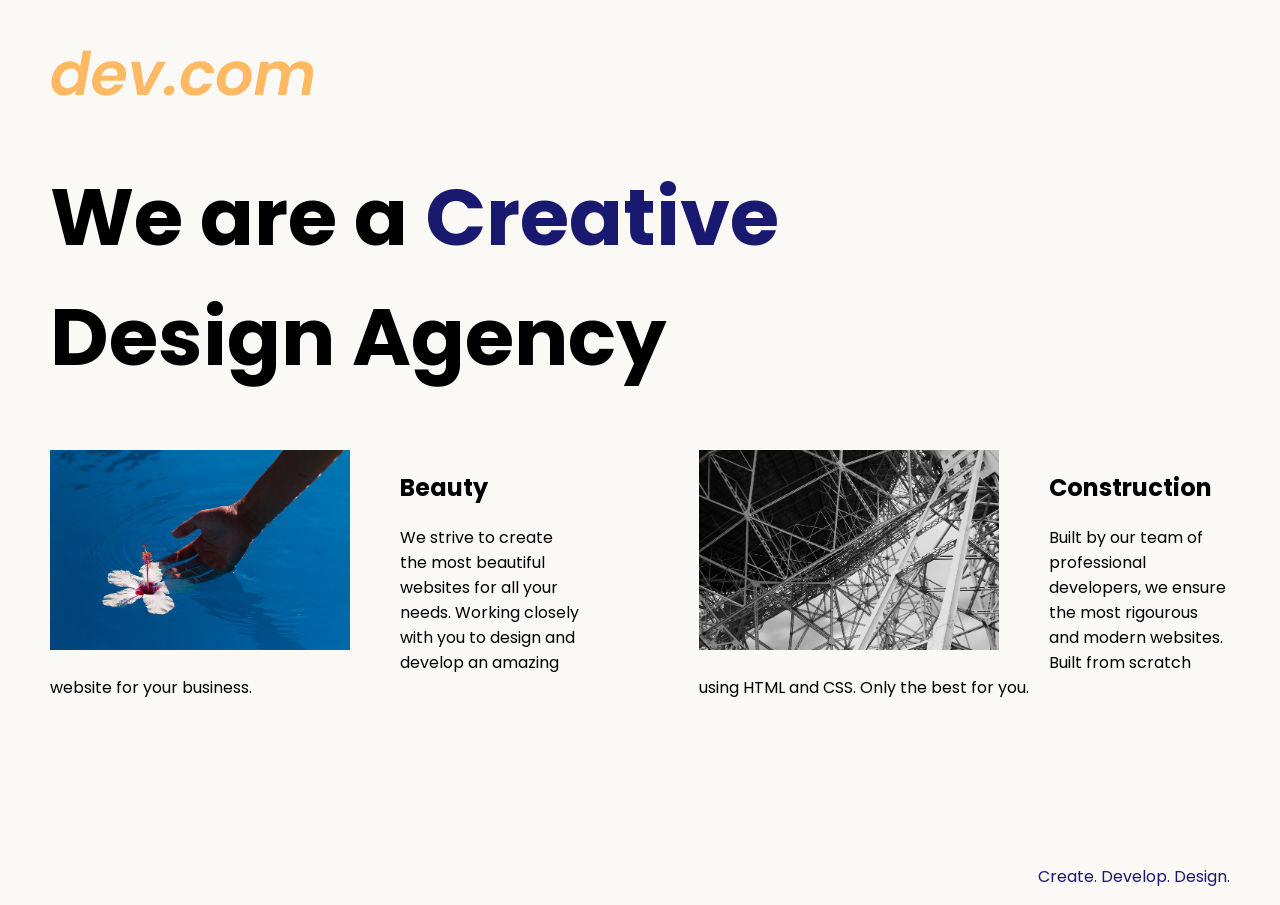
<file: 8.4+Web+Design+Agency+Project/8.4 Web Design Agency Project/webdesign.html>
<!DOCTYPE html>
<html lang="en">

<head>
  <meta charset="UTF-8">
  <meta name="viewport" content="width=device-width, initial-scale=1.0">
  <title>Agency</title>
  <link rel="stylesheet" href="./style.css">
  <link rel="preconnect" href="https://fonts.googleapis.com">
  <link rel="preconnect" href="https://fonts.gstatic.com" crossorigin>
  <link href="https://fonts.googleapis.com/css2?family=Poppins:wght@400;700&display=swap" rel="stylesheet">
</head>

<body>
  <div class="main">
    <img class="logo" src="./assets/images/logo.png" alt="logo">
    <h1>We are a <span>Creative</span><br/> Design Agency</h1>
    <div class="left card"><img class="tile-image" src="./assets/images/beautiful.jpg" alt="hand and flower in water">
      <h2 class="card-title">Beauty</h2>
      <p class="card-text">We strive to create the most beautiful websites for all your needs. Working closely with you
        to
        design and
        develop an amazing website for your business.</p>
    </div>

    <div class="right card"><img class="tile-image" src="./assets/images/construction.jpg" alt="metal structure">
      <h2 class="card-title">Construction</h2>
      <p>Built by our team of professional developers, we ensure the most rigourous and modern websites. Built from
        scratch using HTML and CSS. Only the best for you.</p>
    </div>

  </div>
  <footer>
    <p>Create. Develop. Design.</p>
  </footer>
</body>

</html>
</file>
<file: style.css>
body {
    margin: 0;
    padding: 0;
}

.introduction{
    background-color: #FFEAE6;
}

h1{
    margin: 0;
    padding-top: 20px;
    text-align: center;
    color: #470C00;
}
.introduction-text{
    font-size: large;
    padding: 30px;
    margin: 0;
}
.name-job{
    color: #FF2A00;
}
h2{
    margin: 0;
    padding-top: 20px;
    text-align: center;
    color: #470C00;
}
.journey-text{
    font-size: large;
    padding: 30px;
    margin: 0;
}
.doing{
    background-color: #FFEAE6;
    text-align: center;
}
ul{
    font-size: large;
    padding: 30px;
    margin: 0;
    display: inline-block;
    text-align: left;
}
li::marker {
    color: #FF2A00;
}
h4{
    color: #D12300;
}
.tools-tech{
    display: flex;
    flex-direction: row;
    flex-wrap: wrap;
    gap: 20px;
    margin-left: 100px;
}
.tools {
    margin-left: 30px;
    margin-bottom: 30px;
}
.skills{
    margin-top: 40px;
}
.boots{
    margin-left: 30px;
}
.other{
    margin-bottom: 0;
}
.hobbies{
    text-align: center;
}
.btn{
    background-color: #FF5533;
    border-radius: 16px;
}
.next-pages{
    display: flex;
    justify-content: center;
    gap: 20px;
    margin-top: 15px;
    margin-bottom: 15px;
}
</file>
<file: 11.3+TinDog+Project/11.3 TinDog Project/css/style.css>
.gradient-background {
  background: linear-gradient(300deg, #00bfff, #ff4c68, #ef8172);
  background-size: 180% 180%;
  animation: gradient-animation 18s ease infinite;
}

@keyframes gradient-animation {
  0% {
    background-position: 0% 50%;
  }
  50% {
    background-position: 100% 50%;
  }
  100% {
    background-position: 0% 50%;
  }
}

.icon-square {
  width: 3rem;
  height: 3rem;
  border-radius: 0.75rem;
}

.profile-img {
  height: 100px;
  border-radius: 50%;
}
</file>
<file: 8.4+Web+Design+Agency+Project/8.4 Web Design Agency Project/style.css>
body {
  font-family: "Poppins", sans-serif;
  margin: 50px 50px 0 50px;
  background-color: #faf9f6;
  display: flex;
  flex-direction: column;
  min-height: 95vh;
}
.main {
  flex: 1;
}

h1 {
  font-size: 5rem;
}

footer {
  text-align: right;
  color: midnightblue;
}
.tile-image {
  height: 200px;
  float: left;
  margin-right: 50px;
}
.card {
  width: 45%;
}
.left {
  float: left;
}
.right {
  float: right;
}
span {
  color: midnightblue;
}
@media (max-width: 680px) {
  .tile-image{
    width: 100%;
    margin-bottom: 30px;
  }
  .card {
    display: block;
    width: 100%;
    margin-bottom: 10px;
  }
}
</file>
